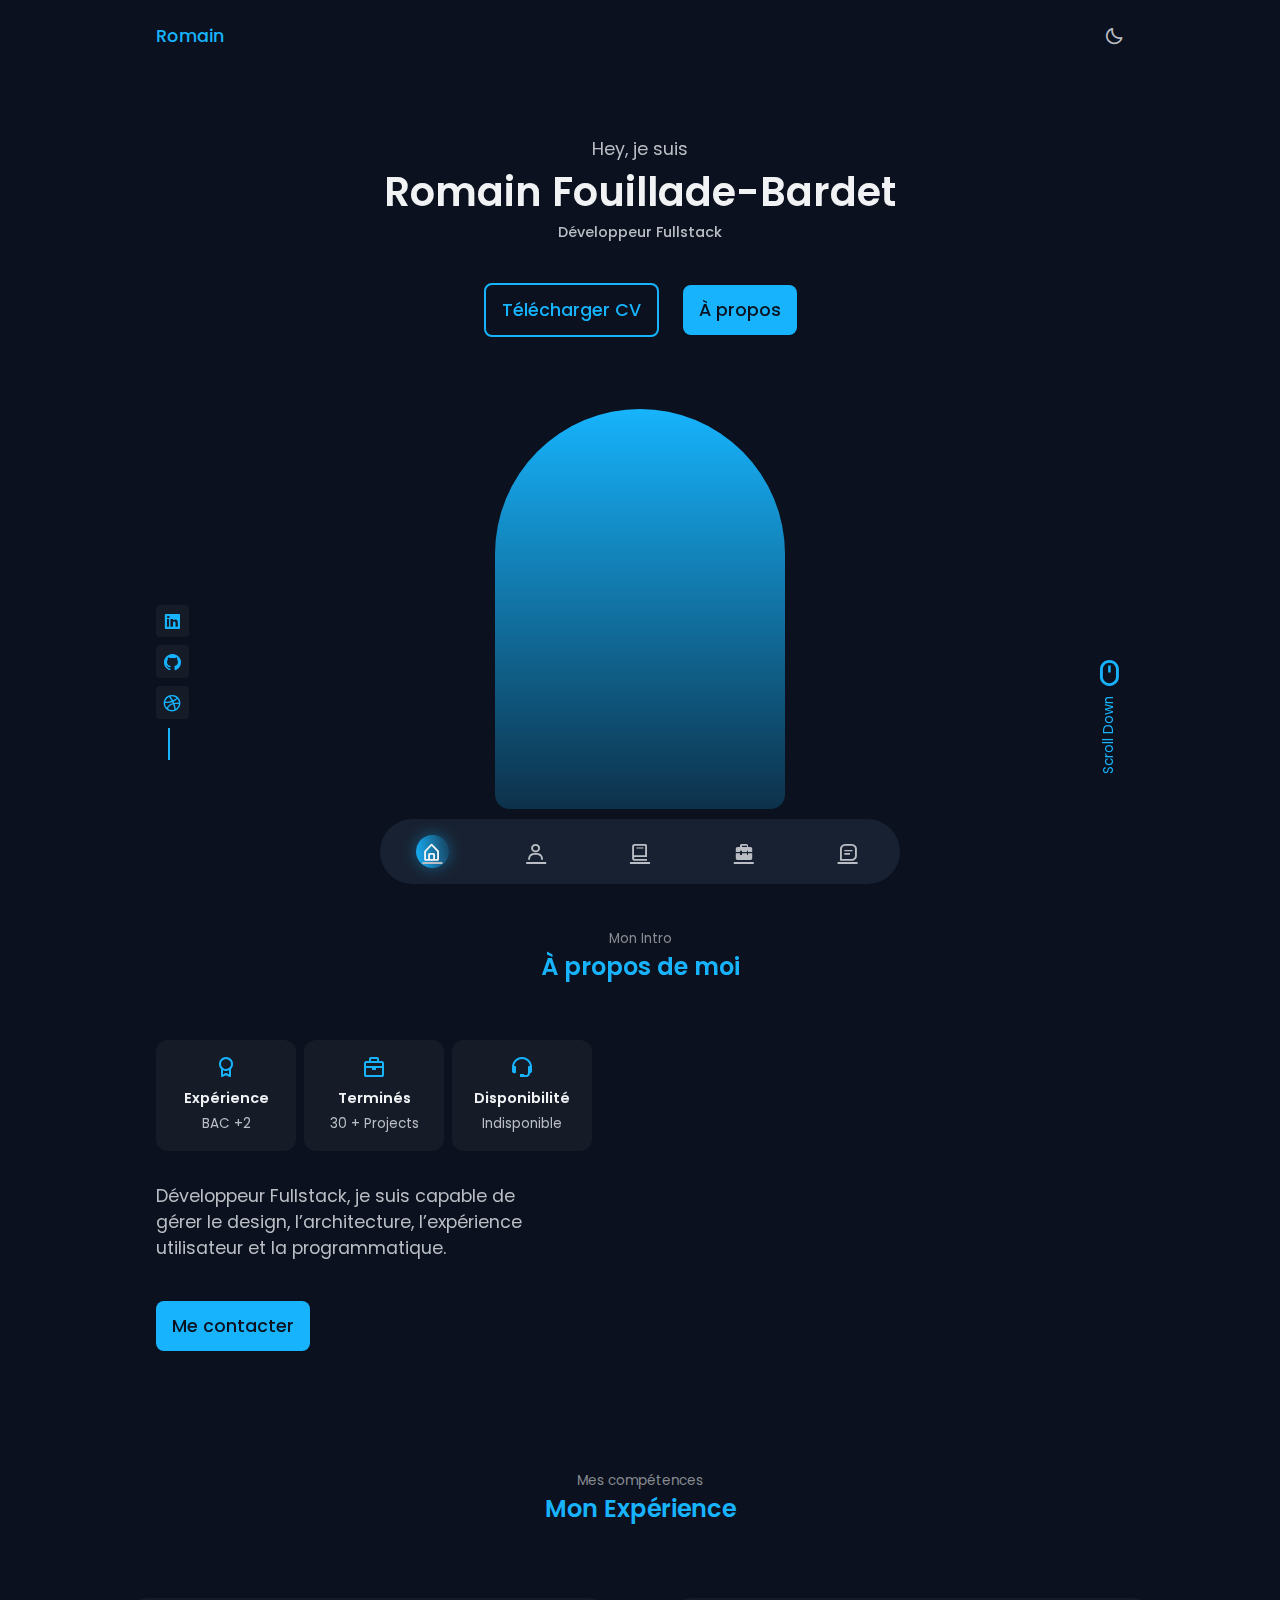
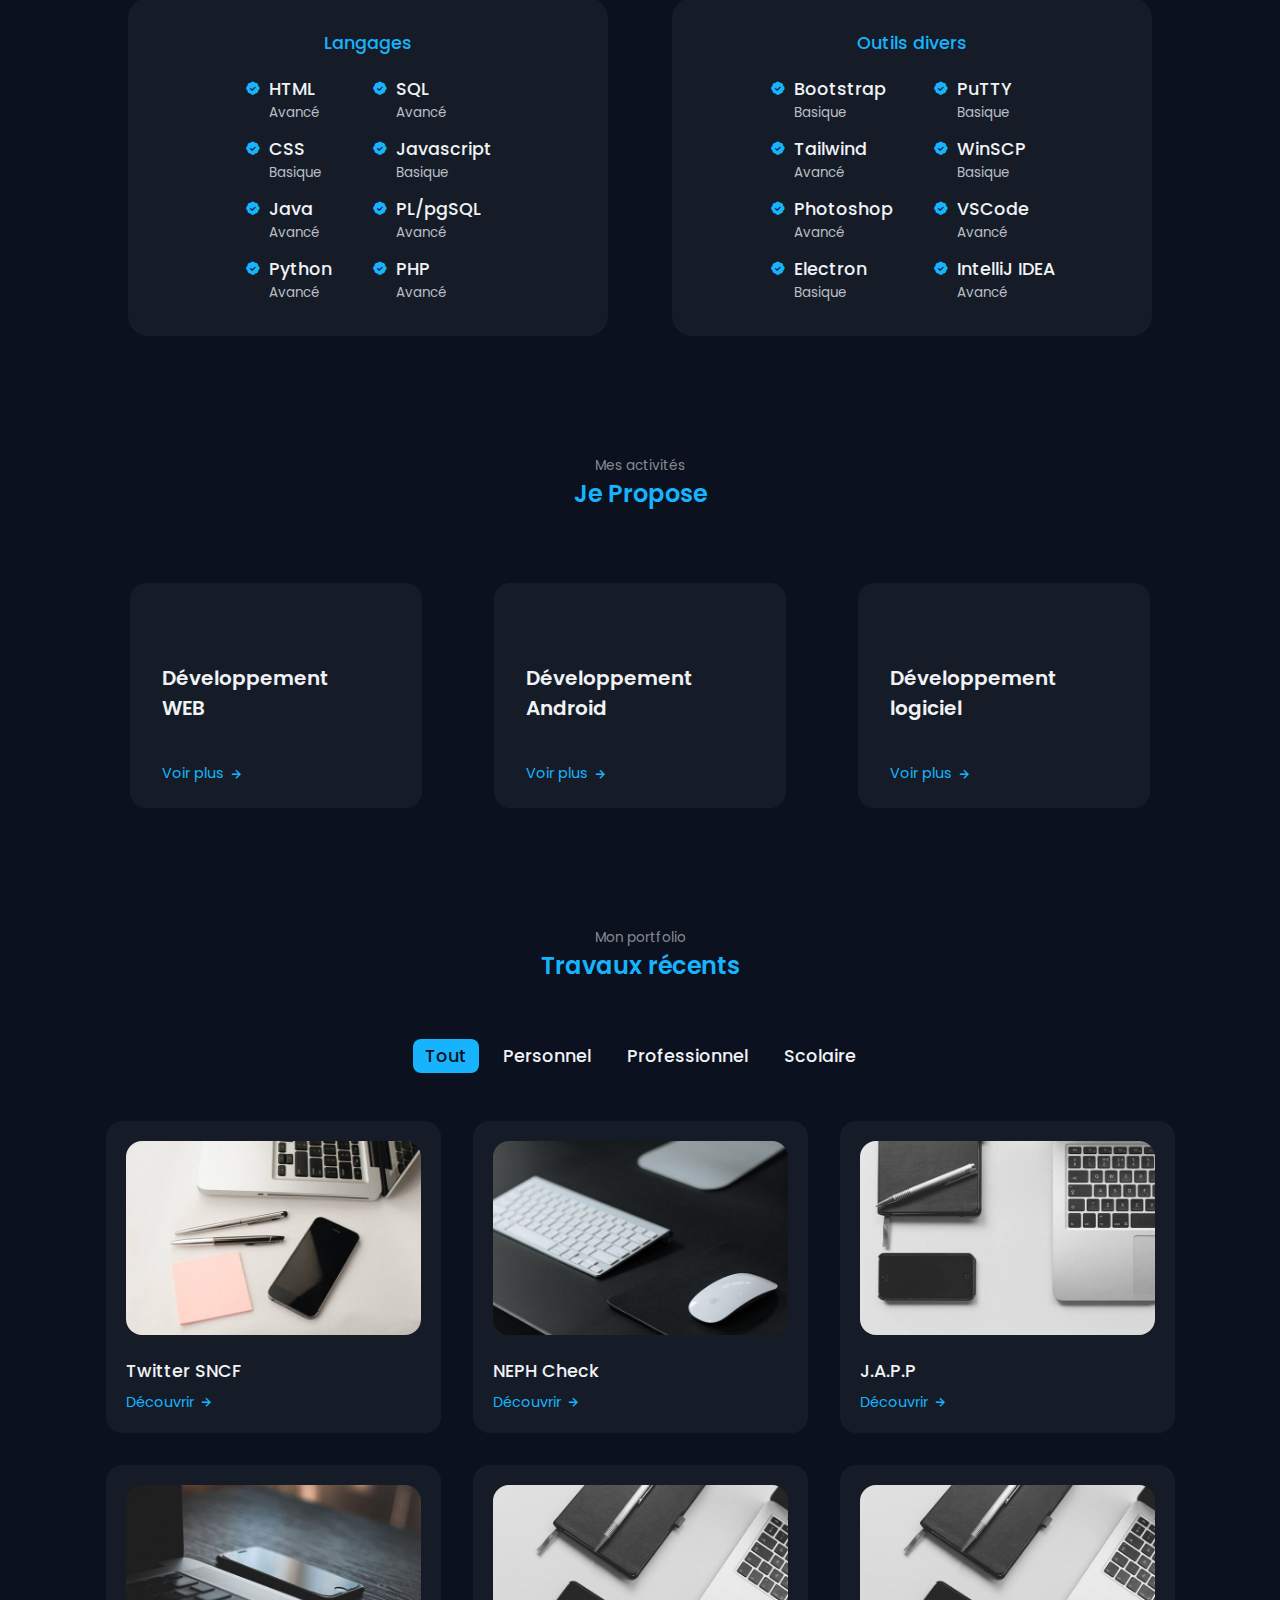
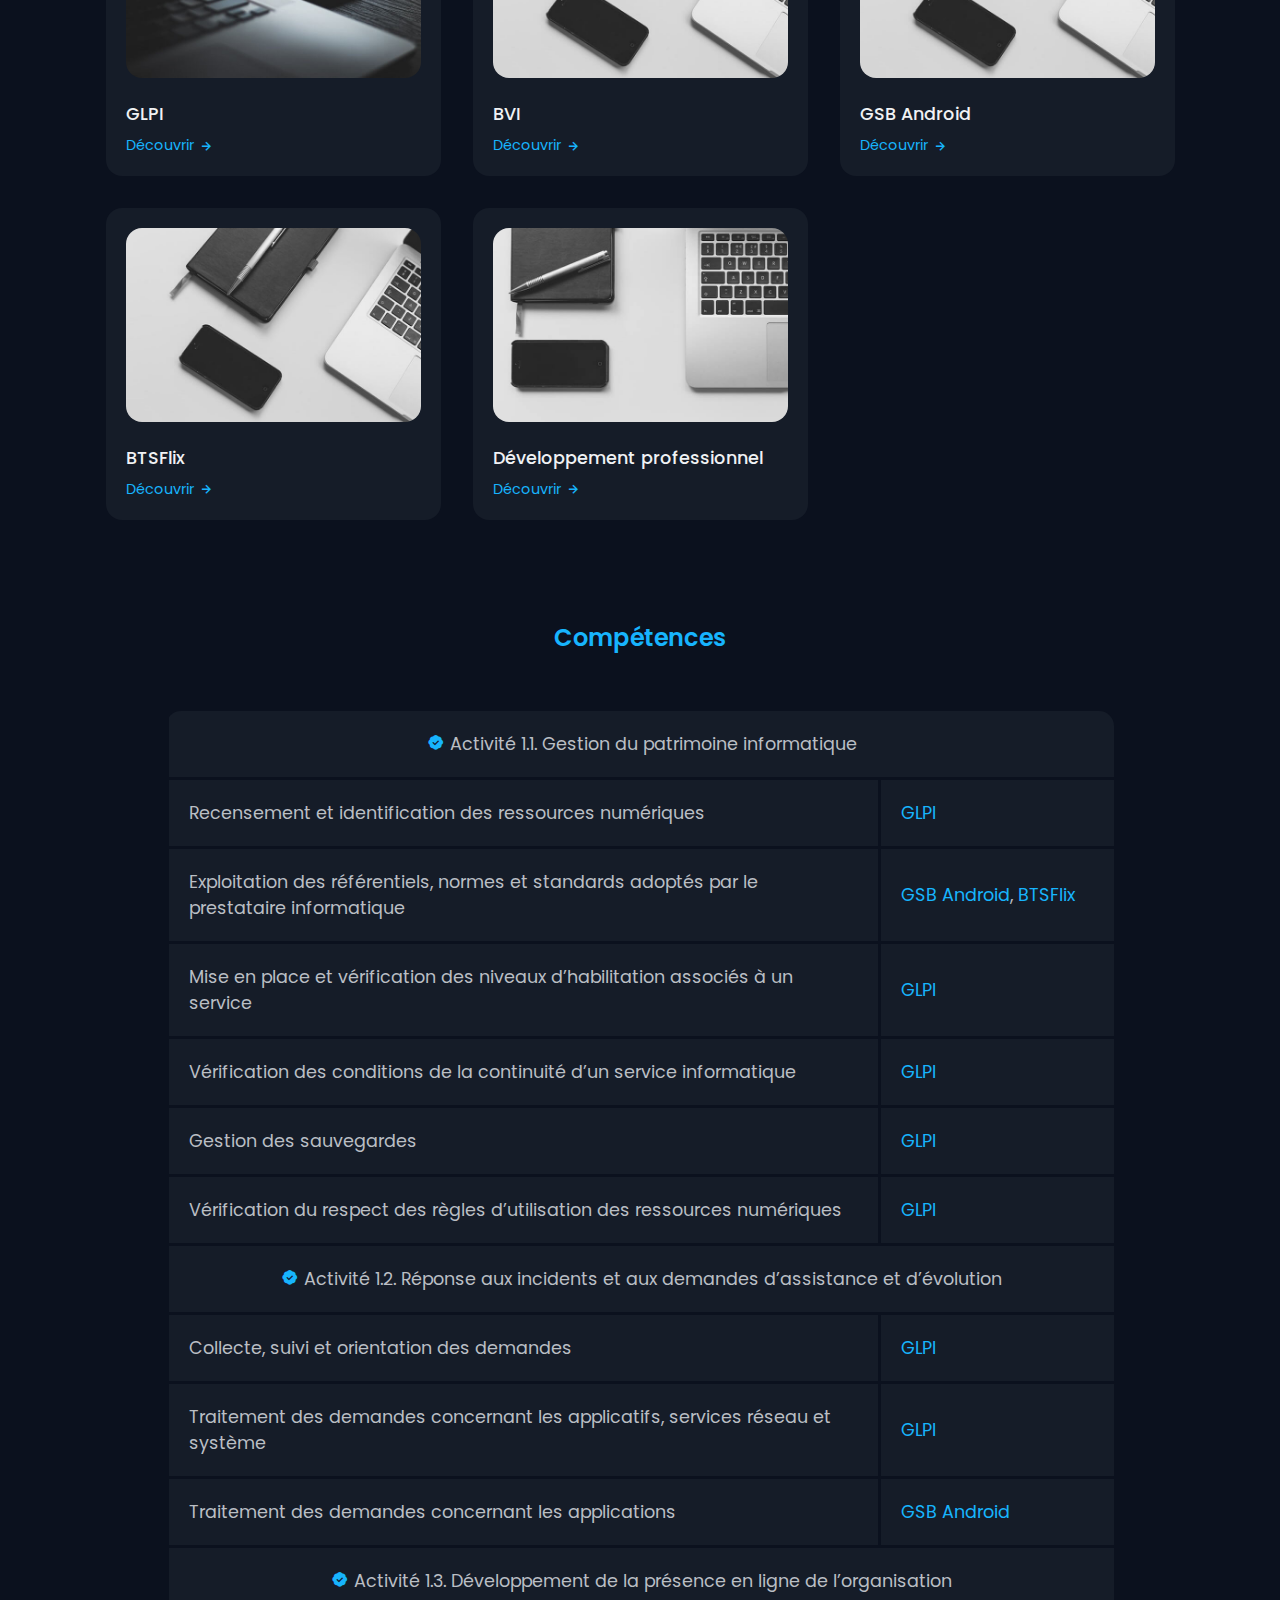
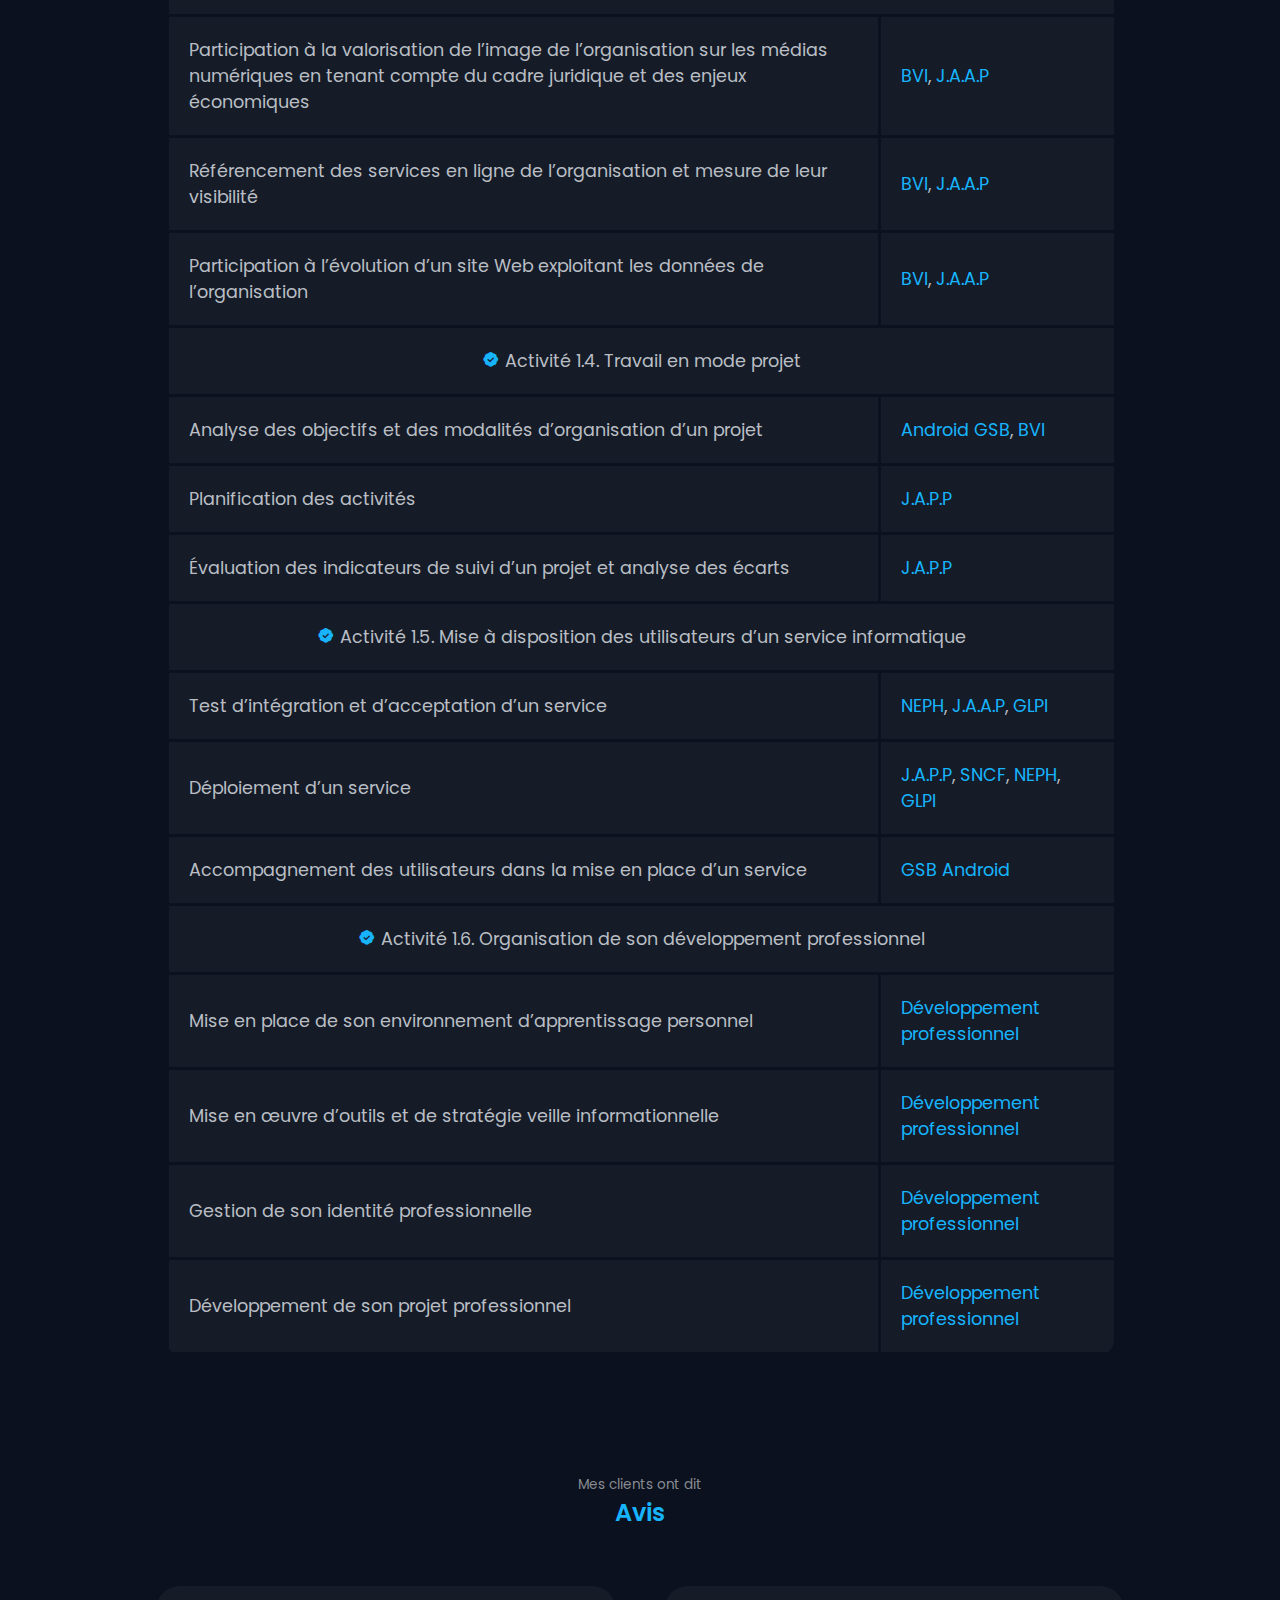
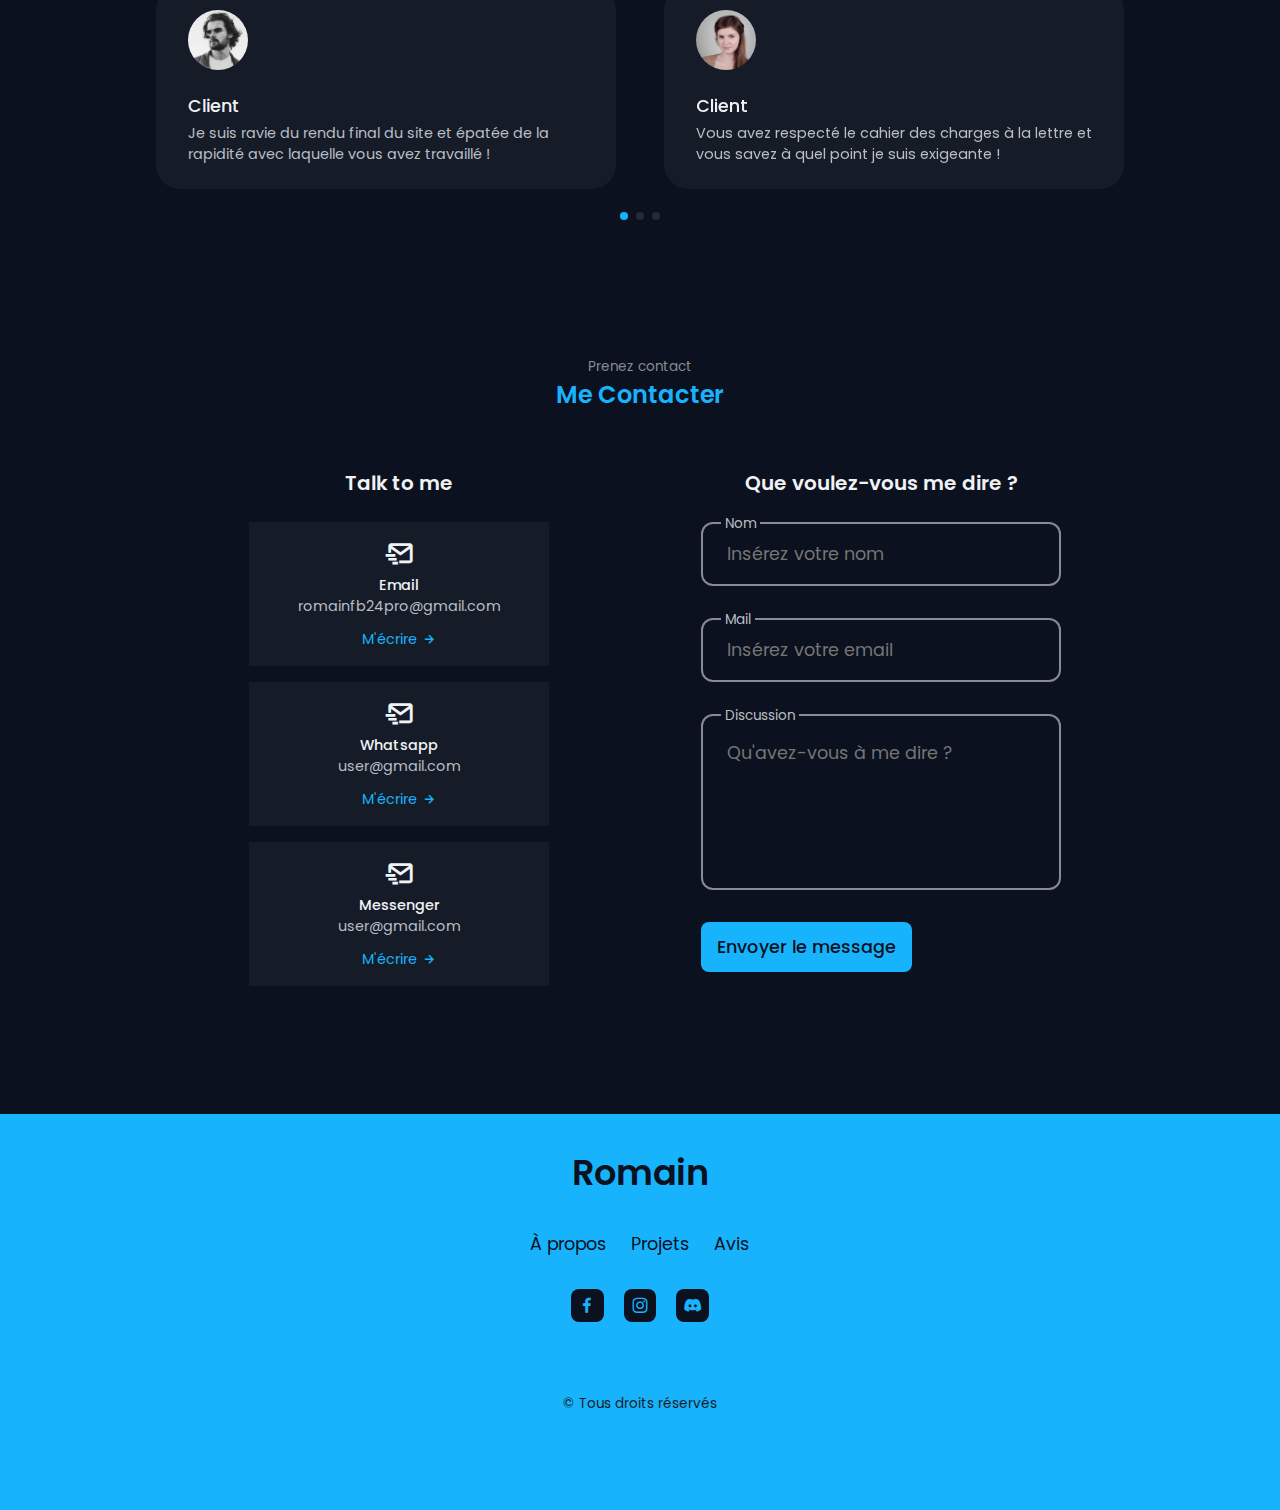
<file: index.html>
<!DOCTYPE html>
<html lang="en">

<head>
    <meta charset="UTF-8">
    <meta name="viewport" content="width=device-width, initial-scale=1.0">

    <!--=============== FAVICON ===============-->
    <link rel="shortcut icon" href="assets/img/favicon.png" type="image/x-icon">

    <!--=============== BOXICONS ===============-->
    <link href='https://unpkg.com/boxicons@2.1.4/css/boxicons.min.css' rel='stylesheet'>

    <!--=============== SWIPER CSS ===============-->
    <link rel="stylesheet" href="assets/css/swiper-bundle.min.css">

    <!--=============== CSS ===============-->
    <link rel="stylesheet" href="assets/css/styles.css">

    <title> Portfolio - Romain </title>
</head>

<body>
    <!--=============== HEADER ===============-->
    <header class="header" id="header">
        <nav class="nav container">
            <a href="#" class="nav__logo">Romain</a>

            <div class="nav__menu">
                <u class="nav__list">
                    <li class="nav__item">
                        <a href="#home" class="nav__link active-link">
                            <i class='bx bx-home-alt'></i>
                        </a>
                    </li>

                    <li class="nav__item">
                        <a href="#about" class="nav__link">
                            <i class='bx bx-user'></i>
                        </a>
                    </li>

                    <li class="nav__item">
                        <a href="#skills" class="nav__link">
                            <i class='bx bx-book'></i>
                        </a>
                    </li>

                    <li class="nav__item">
                        <a href="#work" class="nav__link">
                            <i class='bx bxs-briefcase-alt-2'></i>
                        </a>
                    </li>

                    <li class="nav__item">
                        <a href="#contact" class="nav__link">
                            <i class='bx bx-message-square-detail'></i>
                        </a>
                    </li>
                </u>
            </div>

            <!-- Theme change button -->
            <i class='bx bx-moon change-theme' id="theme-button"></i>

        </nav>
    </header>

    <!--=============== MAIN ===============-->
    <main class="main">


        <!--=============== TERMINAL ===============-->
        <!-- <div class="terminal__container" id="terminal">
                <img class="terminal__img" id="terminal_img" src="assets/img/terminal.gif" alt="Terminal">
            </div>

            <div class="terminal__modal">
                <div class="terminal__modal-content">

                    <div class="terminal__navbar">
                        <h3 class="terminal__modal-title">romainfb@portfolio: ~</h3>
                        <i class='bx bx-x terminal__modal-close' ></i>
                    </div>

                    <p class="terminal__modal-description">
                        Vous venez d'ouvrir une nouvelle session !
                    </p>

                    <p class="terminal__modal-description" id="textterminal">
                    </p>

                    <ul class="terminal__modal-list">

                        <li class="terminal__modal-item">
                            <i class='bx bx-check terminal__modal-icon' ></i>
                            <p class="terminal__modal-info">
                                Entrez vos commandes ci-dessous et naviguez
                            </p>
                        </li>

                    </ul>

                    <div class="terminal__typebar">
                        <input type="text" id="prompt" name="prompt" class="terminal__prompt" required>
                    </div>

                </div>
            </div> -->

        <!--=============== HOME ===============-->
        <section class="home section" id="home">
            <div class="home__container container grid">
                <div class="home__data">
                    <span class="home_greeting">Hey, je suis</span>
                    <h1 class="home__name">Romain Fouillade-Bardet</h1>
                    <h3 class="home__education">Développeur Fullstack</h3>

                    <div class="home__buttons">
                        <a download="" target="_blank" href="assets/pdf/CV_2023-12-04_Romain_Fouillade-Bardet.pdf"
                            class="button button--ghost">
                            Télécharger CV
                        </a>
                        <a href="#about" class="button">À propos</a>
                    </div>
                </div>

                <div class="home__handle">
                    <!--<img src="assets/img/perfil.png" alt="" class="home__img">-->
                </div>

                <div class="home__social">
                    <a href="https://www.linkedin.com/" class="home__social-link">
                        <i class='bx bxl-linkedin-square'></i>
                    </a>
                    <a href="https://github.com/romainfb" class="home__social-link">
                        <i class='bx bxl-github'></i>
                    </a>
                    <a href="https://dribbble.com/" class="home__social-link">
                        <i class='bx bxl-dribbble'></i>
                    </a>
                </div>

                <a href="#about" class="home__scroll">
                    <i class='bx bx-mouse home__scroll-icon'></i>
                    <span class="home__scroll-name">Scroll Down</span>
                </a>
            </div>

        </section>

        <!--=============== ABOUT ===============-->
        <section class="about section" id="about">
            <span class="section__subtitle">Mon Intro</span>
            <h2 class="section__title">À propos de moi</h2>
            <div class="about__container container grid">
                <!--<img src="assets/img/perfil-full.png" alt="" class="about__img">-->

                <div class="about__data">
                    <div class="about__info">
                        <div class="about__box">
                            <i class='bx bx-award about__icon'></i>
                            <h3 class="about__title">Expérience</h3>
                            <span class="about__subtitle">BAC +2</span>
                        </div>

                        <div class="about__box">
                            <i class='bx bx-briefcase about__icon'></i>
                            <h3 class="about__title">Terminés</h3>
                            <span class="about__subtitle">30 + Projects</span>
                        </div>

                        <div class="about__box">
                            <i class='bx bx-support about__icon'></i>
                            <h3 class="about__title">Disponibilité</h3>
                            <span class="about__subtitle">Indisponible</span>
                        </div>
                    </div>

                    <p class="about__description">
                        Développeur Fullstack, je suis capable de gérer le design, l’architecture,
                        l’expérience utilisateur et la programmatique.
                    </p>

                    <a href="#contact" class="button">Me contacter</a>
                </div>
            </div>

        </section>

        <!--=============== SKILLS ===============-->
        <section class="skills section" id="skills">

            <span class="section__subtitle">Mes compétences</span>
            <h2 class="section__title">Mon Expérience</h2>

            <div class="skills__container container grid">

                <!-- Content #1 -->

                <div class="skills__content">
                    <h3 class="skills__title">Langages</h3>

                    <div class="skills__box">

                        <div class="skills__group">

                            <div class="skills__data">
                                <i class='bx bxs-badge-check'></i>

                                <div>
                                    <h3 class="skills__name">HTML</h3>
                                    <span class="skills__level">Avancé</span>
                                </div>
                            </div>

                            <div class="skills__data">
                                <i class='bx bxs-badge-check'></i>

                                <div>
                                    <h3 class="skills__name">CSS</h3>
                                    <span class="skills__level">Basique</span>
                                </div>
                            </div>

                            <div class="skills__data">
                                <i class='bx bxs-badge-check'></i>

                                <div>
                                    <h3 class="skills__name">Java</h3>
                                    <span class="skills__level">Avancé</span>
                                </div>
                            </div>

                            <div class="skills__data">
                                <i class='bx bxs-badge-check'></i>

                                <div>
                                    <h3 class="skills__name">Python</h3>
                                    <span class="skills__level">Avancé</span>
                                </div>
                            </div>

                        </div>

                        <div class="skills__group">

                            <div class="skills__data">
                                <i class='bx bxs-badge-check'></i>

                                <div>
                                    <h3 class="skills__name">SQL</h3>
                                    <span class="skills__level">Avancé</span>
                                </div>
                            </div>

                            <div class="skills__data">
                                <i class='bx bxs-badge-check'></i>

                                <div>
                                    <h3 class="skills__name">Javascript</h3>
                                    <span class="skills__level">Basique</span>
                                </div>
                            </div>

                            <div class="skills__data">
                                <i class='bx bxs-badge-check'></i>

                                <div>
                                    <h3 class="skills__name">PL/pgSQL</h3>
                                    <span class="skills__level">Avancé</span>
                                </div>
                            </div>

                            <div class="skills__data">
                                <i class='bx bxs-badge-check'></i>

                                <div>
                                    <h3 class="skills__name">PHP</h3>
                                    <span class="skills__level">Avancé</span>
                                </div>
                            </div>

                        </div>

                    </div>
                </div>

                <!-- Content #2 -->

                <div class="skills__content">
                    <h3 class="skills__title">Outils divers</h3>

                    <div class="skills__box">

                        <div class="skills__group">

                            <div class="skills__data">
                                <i class='bx bxs-badge-check'></i>

                                <div>
                                    <h3 class="skills__name">Bootstrap</h3>
                                    <span class="skills__level">Basique</span>
                                </div>
                            </div>

                            <div class="skills__data">
                                <i class='bx bxs-badge-check'></i>

                                <div>
                                    <h3 class="skills__name">Tailwind</h3>
                                    <span class="skills__level">Avancé</span>
                                </div>
                            </div>

                            <div class="skills__data">
                                <i class='bx bxs-badge-check'></i>

                                <div>
                                    <h3 class="skills__name">Photoshop</h3>
                                    <span class="skills__level">Avancé</span>
                                </div>
                            </div>

                            <div class="skills__data">
                                <i class='bx bxs-badge-check'></i>

                                <div>
                                    <h3 class="skills__name">Electron</h3>
                                    <span class="skills__level">Basique</span>
                                </div>
                            </div>

                        </div>

                        <div class="skills__group">

                            <div class="skills__data">
                                <i class='bx bxs-badge-check'></i>

                                <div>
                                    <h3 class="skills__name">PuTTY</h3>
                                    <span class="skills__level">Basique</span>
                                </div>
                            </div>

                            <div class="skills__data">
                                <i class='bx bxs-badge-check'></i>

                                <div>
                                    <h3 class="skills__name">WinSCP</h3>
                                    <span class="skills__level">Basique</span>
                                </div>
                            </div>

                            <div class="skills__data">
                                <i class='bx bxs-badge-check'></i>

                                <div>
                                    <h3 class="skills__name">VSCode</h3>
                                    <span class="skills__level">Avancé</span>
                                </div>
                            </div>

                            <div class="skills__data">
                                <i class='bx bxs-badge-check'></i>

                                <div>
                                    <h3 class="skills__name">IntelliJ IDEA</h3>
                                    <span class="skills__level">Avancé</span>
                                </div>
                            </div>

                        </div>

                    </div>
                </div>
            </div>

        </section>

        <!--=============== SERVICES ===============-->
        <section class="services section">

            <span class="section__subtitle">Mes activités</span>
            <h2 class="section__title">Je Propose</h2>

            <div class="services__container container grid">

                <div class="services__card">
                    <h3 class="services__title">Développement<br> WEB</h3>

                    <span class="services__button">
                        Voir plus <i class='bx bx-right-arrow-alt services__icon'></i>
                    </span>

                    <div class="services__modal">
                        <div class="services__modal-content">
                            <i class='bx bx-x services__modal-close'></i>

                            <h3 class="services__modal-title">Développement WEB</h3>
                            <p class="services__modal-description">
                                Je développe vos projets WEB en ligne afin
                                de répondre à tous vos besoins.
                            </p>

                            <ul class="services__modal-list">

                                <li class="services__modal-item">
                                    <i class='bx bx-check services__modal-icon'></i>
                                    <p class="services__modal-info">
                                        Je créer des pages pour les utilisateurs.
                                    </p>
                                </li>

                                <li class="services__modal-item">
                                    <i class='bx bx-check services__modal-icon'></i>
                                    <p class="services__modal-info">
                                        Je créer et sécurise des fonctionnalités interactives.
                                    </p>
                                </li>

                                <li class="services__modal-item">
                                    <i class='bx bx-check services__modal-icon'></i>
                                    <p class="services__modal-info">
                                        J'utilise des API pour des projets plus complexes.
                                    </p>
                                </li>

                                <li class="services__modal-item">
                                    <i class='bx bx-check services__modal-icon'></i>
                                    <p class="services__modal-info">
                                        J'optimise les performances des sites web en utilisant des techniques telles que
                                        la compression et le minification.
                                    </p>
                                </li>

                                <li class="services__modal-item">
                                    <i class='bx bx-check services__modal-icon'></i>
                                    <p class="services__modal-info">
                                        Je peux travailler avec des systèmes de gestion de contenu.
                                    </p>
                                </li>

                            </ul>
                        </div>
                    </div>
                </div>

                <div class="services__card">
                    <h3 class="services__title">Développement<br> Android</h3>

                    <span class="services__button">
                        Voir plus <i class='bx bx-right-arrow-alt services__icon'></i>
                    </span>

                    <div class="services__modal">
                        <div class="services__modal-content">
                            <i class='bx bx-x services__modal-close'></i>

                            <h3 class="services__modal-title">Développement Android</h3>
                            <p class="services__modal-description">
                                Je développe vos projets android afin
                                de répondre à tous vos besoins.
                            </p>

                            <ul class="services__modal-list">

                                <li class="services__modal-item">
                                    <i class='bx bx-check services__modal-icon'></i>
                                    <p class="services__modal-info">
                                        Je créer des pages pour les utilisateurs.
                                    </p>
                                </li>

                                <li class="services__modal-item">
                                    <i class='bx bx-check services__modal-icon'></i>
                                    <p class="services__modal-info">
                                        Je créer et sécurise des fonctionnalités interactives.
                                    </p>
                                </li>

                                <li class="services__modal-item">
                                    <i class='bx bx-check services__modal-icon'></i>
                                    <p class="services__modal-info">
                                        J'intéragis avec des bases de données.
                                    </p>
                                </li>

                                <li class="services__modal-item">
                                    <i class='bx bx-check services__modal-icon'></i>
                                    <p class="services__modal-info">
                                        Je développe des outils pour optimiser l'utilisation mobile.
                                    </p>
                                </li>

                            </ul>
                        </div>
                    </div>
                </div>

                <div class="services__card">
                    <h3 class="services__title">Développement <br> logiciel</h3>

                    <span class="services__button">
                        Voir plus <i class='bx bx-right-arrow-alt services__icon'></i>
                    </span>

                    <div class="services__modal">
                        <div class="services__modal-content">
                            <i class='bx bx-x services__modal-close'></i>

                            <h3 class="services__modal-title">Développement logiciel</h3>
                            <p class="services__modal-description">
                                Je développe vos applications de bureau multi-plateformes afin
                                de répondre à tous vos besoins.
                            </p>

                            <ul class="services__modal-list">

                                <li class="services__modal-item">
                                    <i class='bx bx-check services__modal-icon'></i>
                                    <p class="services__modal-info">
                                        Je créer et sécurise des fonctionnalités interactives.
                                    </p>
                                </li>

                                <li class="services__modal-item">
                                    <i class='bx bx-check services__modal-icon'></i>
                                    <p class="services__modal-info">
                                        Je créer des applications multi-plateformes (windows, linux..).
                                    </p>
                                </li>

                                <li class="services__modal-item">
                                    <i class='bx bx-check services__modal-icon'></i>
                                    <p class="services__modal-info">
                                        J'adapte le design en fonction de chaque application.
                                    </p>
                                </li>

                                <li class="services__modal-item">
                                    <i class='bx bx-check services__modal-icon'></i>
                                    <p class="services__modal-info">
                                        Je modélise vos interfaces sur Figma.
                                    </p>
                                </li>

                            </ul>
                        </div>
                    </div>
                </div>

            </div>

        </section>

        <!--=============== WORK ===============-->
        <section class="work section" id="work">

            <span class="section__subtitle">Mon portfolio</span>
            <h2 class="section__title">Travaux récents</h2>

            <div class="work__filters">
                <span class="work__item active-work" data-filter='all'>Tout</span>
                <span class="work__item" data-filter='.perso'>Personnel</span>
                <span class="work__item" data-filter='.pro'>Professionnel</span>
                <span class="work__item" data-filter='.scolaire'>Scolaire</span>
            </div>

            <div class="work__container container grid">

                <div class="work__card mix perso">
                    <img src="assets/img/work1.jpg" alt="" class="work__img">

                    <h3 class="work__title">Twitter SNCF</h3>

                    <a href="projects/project_sncf.html" class="work__button">
                        Découvrir <i class='bx bx-right-arrow-alt work__icon'></i>
                    </a>
                </div>

                <div class="work__card mix perso">
                    <img src="assets/img/work2.jpg" alt="" class="work__img">

                    <h3 class="work__title">NEPH Check</h3>

                    <a href="projects/project_neph.html" class="work__button">
                        Découvrir <i class='bx bx-right-arrow-alt work__icon'></i>
                    </a>
                </div>

                <div class="work__card mix pro">
                    <img src="assets/img/work3.jpg" alt="" class="work__img">

                    <h3 class="work__title">J.A.P.P</h3>

                    <a href="projects/project_japp.html" class="work__button">
                        Découvrir <i class='bx bx-right-arrow-alt work__icon'></i>
                    </a>
                </div>

                <div class="work__card mix scolaire">
                    <img src="assets/img/work4.jpg" alt="" class="work__img">

                    <h3 class="work__title">GLPI</h3>

                    <a href="projects/project_glpi.html" class="work__button">
                        Découvrir <i class='bx bx-right-arrow-alt work__icon'></i>
                    </a>
                </div>

                <div class="work__card mix pro">
                    <img src="assets/img/work5.jpg" alt="" class="work__img">

                    <h3 class="work__title">BVI</h3>

                    <a href="projects/project_bvi.html" class="work__button">
                        Découvrir <i class='bx bx-right-arrow-alt work__icon'></i>
                    </a>
                </div>

                <div class="work__card mix scolaire">
                    <img src="assets/img/work5.jpg" alt="" class="work__img">

                    <h3 class="work__title">GSB Android</h3>

                    <a href="projects/project_gsb.html" class="work__button">
                        Découvrir <i class='bx bx-right-arrow-alt work__icon'></i>
                    </a>
                </div>

                <div class="work__card mix perso">
                    <img src="assets/img/work5.jpg" alt="" class="work__img">

                    <h3 class="work__title">BTSFlix</h3>

                    <a href="projects/project_btsflix.html" class="work__button">
                        Découvrir <i class='bx bx-right-arrow-alt work__icon'></i>
                    </a>
                </div>

                <div class="work__card mix perso">
                    <img src="assets/img/work3.jpg" alt="" class="work__img">

                    <h3 class="work__title">Développement professionnel</h3>

                    <a href="projects/project_dev_perso.html" class="work__button">
                        Découvrir <i class='bx bx-right-arrow-alt work__icon'></i>
                    </a>
                </div>
            </div>

            <div class="work_competences">

                <h2 class="section__title">Compétences</h2>

                <table>
                    <tbody>
                        <tr>
                            <td colspan="2" style="text-align: center;"><i class='bx bxs-badge-check'></i> Activité 1.1. Gestion du patrimoine informatique</td>
                        </tr>
                        <tr>
                            <td>Recensement et identification des ressources numériques</td>
                            <td><a href="projects/project_glpi.html" class="link_project">GLPI</a></td>
                        </tr>
                        <tr>
                            <td>Exploitation des référentiels, normes et standards adoptés par le prestataire informatique</td>
                            <td><a href="projects/project_gsb.html" class="link_project">GSB Android</a>, 
                                <a href="projects/project_btsflix.html" class="link_project">BTSFlix</a></td>
                        </tr>
                        <tr>
                            <td>Mise en place et vérification des niveaux d’habilitation associés à un service</td>
                            <td><a href="projects/project_glpi.html" class="link_project">GLPI</a></td>
                        </tr>
                        <tr>
                            <td>Vérification des conditions de la continuité d’un service informatique</td>
                            <td><a href="projects/project_glpi.html" class="link_project">GLPI</a></td>
                        </tr>
                        <tr>
                            <td>Gestion des sauvegardes</td>
                            <td><a href="projects/project_glpi.html" class="link_project">GLPI</a></td>
                        </tr>
                        <tr>
                            <td>Vérification du respect des règles d’utilisation des ressources numériques</td>
                            <td><a href="projects/project_glpi.html" class="link_project">GLPI</a></td>
                        </tr>

                    </tbody>

                    <tbody>
                        <tr>
                            <td colspan="2" style="text-align: center;"><i class='bx bxs-badge-check'></i> Activité 1.2. Réponse aux incidents et aux demandes d’assistance et d’évolution</td>
                        </tr>
                        <tr>
                            <td>Collecte, suivi et orientation des demandes</td>
                            <td><a href="projects/project_glpi.html" class="link_project">GLPI</a></td>
                        </tr>
                        <tr>
                            <td>Traitement des demandes concernant les applicatifs, services réseau et système</td>
                            <td><a href="projects/project_glpi.html" class="link_project">GLPI</a></td>
                        </tr>
                        <tr>
                            <td>Traitement des demandes concernant les applications</td>
                            <td><a href="projects/project_gsb.html" class="link_project">GSB Android</a></td>
                        </tr>

                    </tbody>

                    <tbody>
                        <tr>
                            <td colspan="2" style="text-align: center;"><i class='bx bxs-badge-check'></i> Activité 1.3. Développement de la présence en ligne de l’organisation</td>
                        </tr>
                        <tr>
                            <td>Participation à la valorisation de l’image de l’organisation sur les médias numériques en tenant compte du cadre juridique et des enjeux économiques</td>
                            <td><a href="projects/project_bvi.html" class="link_project">BVI</a>,
                            <a href="projects/project_japp.html" class="link_project">J.A.A.P</a></td>
                        </tr>
                        <tr>
                            <td>Référencement des services en ligne de l’organisation et mesure de leur visibilité</td>
                            <td><a href="projects/project_bvi.html" class="link_project">BVI</a>,
                            <a href="projects/project_japp.html" class="link_project">J.A.A.P</a></td>
                        </tr>
                        <tr>
                            <td>Participation à l’évolution d’un site Web exploitant les données de l’organisation</td>
                            <td><a href="projects/project_bvi.html" class="link_project">BVI</a>,
                            <a href="projects/project_japp.html" class="link_project">J.A.A.P</a></td>
                        </tr>

                    </tbody>

                    <tbody>
                        <tr>
                            <td colspan="2" style="text-align: center;"><i class='bx bxs-badge-check'></i> Activité 1.4. Travail en mode projet</td>
                        </tr>
                        <tr>
                            <td>Analyse des objectifs et des modalités d’organisation d’un projet</td>
                            <td><a href="projects/project_gsb.html" class="link_project">Android GSB</a>,
                                <a href="projects/project_bvi.html" class="link_project">BVI</a></td>
                        </tr>
                        <tr>
                            <td>Planification des activités</td>
                            <td><a href="projects/project_japp.html" class="link_project">J.A.P.P</a></td>
                        </tr>
                        <tr>
                            <td>Évaluation des indicateurs de suivi d’un projet et analyse des écarts</td>
                            <td><a href="projects/project_japp.html" class="link_project">J.A.P.P</a></td>
                        </tr>

                    </tbody>

                    <tbody>
                        <tr>
                            <td colspan="2" style="text-align: center;"><i class='bx bxs-badge-check'></i> Activité 1.5. Mise à disposition des utilisateurs d’un service informatique</td>
                        </tr>
                        <tr>
                            <td>Test d’intégration et d’acceptation d’un service</td>
                            <td><a href="projects/project_neph.html" class="link_project">NEPH</a>,
                                <a href="projects/project_japp.html" class="link_project">J.A.A.P</a>,
                                <a href="projects/project_glpi.html" class="link_project">GLPI</a></td>
                        </tr>
                        <tr>
                            <td>Déploiement d’un service</td>
                            <td><a href="projects/project_japp.html" class="link_project">J.A.P.P</a>,
                                <a href="projects/project_sncf.html" class="link_project">SNCF</a>,
                                <a href="projects/project_neph.html" class="link_project">NEPH</a>,
                                <a href="projects/project_glpi.html" class="link_project">GLPI</a></td>
                        </tr>
                        <tr>
                            <td>Accompagnement des utilisateurs dans la mise en place d’un service</td>
                            <td><a href="projects/project_gsb.html" class="link_project">GSB Android</a></td>
                        </tr>

                    </tbody>

                    <tbody>
                        <tr>
                            <td colspan="2" style="text-align: center;"><i class='bx bxs-badge-check'></i> Activité 1.6. Organisation de son développement professionnel</td>
                        </tr>
                        <tr>
                            <td>Mise en place de son environnement d’apprentissage personnel</td>
                            <td><a href="projects/project_dev_perso.html" class="link_project">Développement professionnel</a></td>
                        </tr>
                        <tr>
                            <td>Mise en œuvre d’outils et de stratégie veille informationnelle</td>
                            <td><a href="projects/project_dev_perso.html" class="link_project">Développement professionnel</a></td>
                        </tr>
                        <tr>
                            <td>Gestion de son identité professionnelle</td>
                            <td><a href="projects/project_dev_perso.html" class="link_project">Développement professionnel</a></td>
                        </tr>
                        <tr>
                            <td>Développement de son projet professionnel</td>
                            <td><a href="projects/project_dev_perso.html" class="link_project">Développement professionnel</a></td>
                        </tr>

                    </tbody>

                </table>

            </div>

        </section>

        <!--=============== TESTIMONIALS ===============-->
        <section class="testimonial section">
            <span class="section__subtitle">Mes clients ont dit</span>
            <h2 class="section__title">Avis</h2>

            <div class="testimonial__container container swiper">

                <div class="swiper-wrapper">

                    <div class="testimonial__card swiper-slide">
                        <img src="assets/img/testimonial1.png" alt="" class="testimonial__img">

                        <h3 class="testimonial__name">Client</h3>
                        <p class="testimonial__description">
                            Je suis ravie du rendu final du site et épatée de la rapidité avec laquelle vous avez
                            travaillé !
                        </p>
                    </div>

                    <div class="testimonial__card swiper-slide">
                        <img src="assets/img/testimonial2.png" alt="" class="testimonial__img">

                        <h3 class="testimonial__name">Client</h3>
                        <p class="testimonial__description">
                            Vous avez respecté le cahier des charges à la lettre et vous savez à quel point je suis
                            exigeante !
                        </p>
                    </div>

                    <div class="testimonial__card swiper-slide">
                        <img src="assets/img/testimonial3.png" alt="" class="testimonial__img">

                        <h3 class="testimonial__name">Client</h3>
                        <p class="testimonial__description">
                            Ce projet nécessitait de nombreuses compétences techniques, et il a été réalisé avec succès
                            !
                        </p>
                    </div>

                </div>

                <div class="swiper-pagination"></div>
            </div>

        </section>

        <!--=============== CONTACT ===============-->
        <section class="contact section" id="contact">
            <span class="section__subtitle">Prenez contact</span>
            <h2 class="section__title">Me Contacter</h2>

            <div class="contact__container container grid">
                <div class="contact__content">
                    <h3 class="contact__title">Talk to me</h3>

                    <div class="contact__info">

                        <div class="contact__card">
                            <i class='bx bx-mail-send contact__card-icon'></i>
                            <h3 class="contact__card-title">Email</h3>
                            <span class="contact__card-data">romainfb24pro@gmail.com</span>

                            <a href="mailto:romainfb24pro@gmail.com?subject=Contact depuis votre Portfolio"
                                target="_blank" class="contact__button">
                                M'écrire <i class='bx bx-right-arrow-alt contact__button-icon'></i>
                            </a>
                        </div>

                        <div class="contact__card">
                            <i class='bx bx-mail-send contact__card-icon'></i>
                            <h3 class="contact__card-title">Whatsapp</h3>
                            <span class="contact__card-data">user@gmail.com</span>

                            <a href="" target="_blank" class="contact__button">
                                M'écrire <i class='bx bx-right-arrow-alt contact__button-icon'></i>
                            </a>
                        </div>

                        <div class="contact__card">
                            <i class='bx bx-mail-send contact__card-icon'></i>
                            <h3 class="contact__card-title">Messenger</h3>
                            <span class="contact__card-data">user@gmail.com</span>

                            <a href="mailto:romainfb24pro@gmail.com?subject=Contact depuis votre Portfolio"
                                target="_blank" class="contact__button">
                                M'écrire <i class='bx bx-right-arrow-alt contact__button-icon'></i>
                            </a>
                        </div>

                    </div>
                </div>

                <div class="contact__content">
                    <h3 class="contact__title">Que voulez-vous me dire ?</h3>

                    <form action="" class="contact__form">

                        <div class="contact__form-div">
                            <label for="" class="contact__form-tag">Nom</label>
                            <input type="text" placeholder="Insérez votre nom" id="nom" class="contact__form-input">
                        </div>

                        <div class="contact__form-div">
                            <label for="" class="contact__form-tag">Mail</label>
                            <input type="email" placeholder="Insérez votre email" id="mail" class="contact__form-input">
                        </div>

                        <div class="contact__form-div contact__form-area">
                            <label for="" class="contact__form-tag">Discussion</label>
                            <textarea name="" id="message" cols="30" rows="10" placeholder="Qu'avez-vous à me dire ?"
                                class="contact__form-input"></textarea>
                        </div>

                        <button class="button" onclick="sendMessage()">Envoyer le message</button>
                    </form>
                </div>
            </div>

        </section>

        <script>
            function sendMessage(nom, mail, message) {
              const request = new XMLHttpRequest();
              request.open("POST", "https://discord.com/api/webhooks/1110215865363861535/5DEj4hHh8V-_wZodscR4yTkNESE2EHAmOgbGcF26mtDUqeAsgkSvrNv0lcIyTyP6M7r1");
        
              request.setRequestHeader('Content-type', 'application/json');
        
              const params = {
                username: "Messagerie du Portfolio",
                avatar_url: "https://img.freepik.com/icones-gratuites/e-mail_318-304876.jpg",
                content: "Nouveau message - @here\n\nEnvoyé par : ** " + document.getElementById("nom").value + "**\nMail de contact :** " + document.getElementById("mail").value + "**\nMessage :** " + document.getElementById("message").value + "**"
              }
        
              request.send(JSON.stringify(params));
            }
          </script>

    </main>

    <!--=============== FOOTER ===============-->
    <footer class="footer">

        <div class="footer__container container">
            <h1 class="footer__title">Romain</h1>

            <ul class="footer__list">
                <li>
                    <a href="#about" class="footer__link">À propos</a>
                </li>
                <li>
                    <a href="#work" class="footer__link">Projets</a>
                </li>
                <li>
                    <a href="#testimonial" class="footer__link">Avis</a>
                </li>
            </ul>

            <ul class="footer__social">
                <a href="" target="_blank" class="footer__social-link">
                    <i class='bx bxl-facebook'></i>
                </a>
                <a href="" target="_blank" class="footer__social-link">
                    <i class='bx bxl-instagram'></i>
                </a>
                <a href="" target="_blank" class="footer__social-link">
                    <i class='bx bxl-discord-alt'></i>
                </a>
            </ul>

            <span class="footer__copy">
                &#169; Tous droits réservés
            </span>
        </div>

    </footer>

    <!--=============== SCROLLREVEAL ===============-->
    <script src="assets/js/scrollreveal.min.js"></script>

    <!--=============== SWIPER JS ===============-->
    <script src="assets/js/swiper-bundle.min.js"></script>

    <!--=============== MIXITUP FILTER ===============-->
    <script src="assets/js/mixitup.min.js"></script>

    <!--=============== MAIN JS ===============-->
    <script src="assets/js/main.js"></script>
</body>

</html>
</file>
<file: assets/css/styles.css>
/*=============== GOOGLE FONTS ===============*/
@import url("https://fonts.googleapis.com/css2?family=Poppins:wght@400;500;600&display=swap");

/*=============== VARIABLES CSS ===============*/
:root {
  --header-height: 3.5rem;

  /*========== Colors ==========*/
  /*Color mode HSL(hue, saturation, lightness)*/
  /*
        Purple: hsl(250, 66%, 75%)
        Blue: hsl(207, 90%, 72%)
        Pink: hsl(356, 66%, 75%)
        Teal: hsl(174, 63%, 62%)
        Blue_SKY: hsl(199 , 98%, 54%)
  */
  --first-hue: 199;
  --sat: 98%;
  --lig: 54%;
  --second-hue: 219;
  --first-color: hsl(var(--first-hue), var(--sat), var(--lig));
  --first-color-alt: hsl(var(--first-hue), var(--sat), 50%); /* -4% */
  --title-color: hsl(var(--second-hue), 15%, 95%);
  --text-color: hsl(var(--second-hue), 8%, 75%);
  --text-color-light: hsl(var(--second-hue), 4%, 55%);
  --body-color: hsl(var(--second-hue), 48%, 8%);
  --container-color: hsl(var(--second-hue), 32%, 12%);

  /*========== Font and typography ==========*/
  /*.5rem = 8px | 1rem = 16px ...*/
  --body-font: 'Poppins', sans-serif;
  --biggest-font-size: 1.75rem;
  --h1-font-size: 1.5rem;
  --h2-font-size: 1.25rem;
  --h3-font-size: 1.10rem;
  --normal-font-size: 1rem;
  --small-font-size: .900rem;
  --smaller-font-size: .880rem;
  --tiny-font-size: .840rem;

  /*========== Font weight ==========*/
  --font-medium: 500;
  --font-semibold: 600;

  /*========== z index ==========*/
  --z-tooltip: 10;
  --z-fixed: 100;
  --z-modal: 1000;
}

/* Responsive typography */
@media screen and (min-width: 968px) {
  :root {
    --biggest-font-size: 2.5rem;
    --h1-font-size: 2.25rem;
    --h2-font-size: 1.5rem;
    --h3-font-size: 1.25rem;
    --normal-font-size: 1.1rem;
    --small-font-size: .900rem;
    --smaller-font-size: .850rem;
  }
}

/*=============== BASE ===============*/

* {
  box-sizing: border-box;
  padding: 0;
  margin: 0;
}

html {
  scroll-behavior: smooth;
}

body,
button,
input,
textarea {
  font-family: var(--body-font);
  font-size: var(--normal-font-size);
}

body {
  background-color: var(--body-color);
  color: var(--text-color);
  transition: .4s; /* for light mode animation */
}

h1, h2, h3 {
  color: var(--title-color);
  font-weight: var(--font-semibold);
}

ul {
  list-style: none;
}

a {
  text-decoration: none;
}

button {
  cursor: pointer;
  border: none;
  outline: none;
}

img {
  max-width: 100%;
  height: auto;
}

/*=============== THEME ===============*/
.change-theme{
  font-size: 1.25rem;
  cursor: pointer;
  transition: .3s;
}

.change-theme:hover{
  color: var(--first-color);
}

/*========== Variables Light theme ==========*/
body.light-theme{
  --title-color: hsl(var(--second-hue), 15%, 15%);
  --text-color: hsl(var(--second-hue), 8%, 35%);
  --body-color: hsl(var(--second-hue), 100%, 99%);
  --container-color: #fff;
}

/*========== 
    Color changes in some parts of 
    the website, in light theme
==========*/
.light-theme .scroll-header{
  box-shadow: 0 2px 4px hsla(0, 0%, 1%, .1);
}

.light-theme .nav__menu{
  background-color: hsla(var(--second-hue), 32%, 90%, .8);
}

.light-theme .section__subtitle{
  color: var(--text-color);
}

.light-theme .home__social-link{
  box-shadow: 0 2px 8px hsla(var(--second-hue), 48%, 8%, .1);
}

.light-theme .home__social::after,
.light-theme .footer__social-link{
  background-color: var(--title-color);
}

.light-theme .home__social-link,
.light-theme .home__scroll,
.light-theme .button,
.light-theme .button:hover,
.light-theme .active-work,
.light-theme .footer__title,
.light-theme .footer__link,
.light-theme .footer__copy{
  color: var(--title-color);
}

.light-theme .about__box{
  box-shadow: 0 2px 8px hsla(var(--second-hue), 48%, 8%, .1);
}

.light-theme .skills__content,
.light-theme .services__card,
.light-theme .work__card,
.light-theme .testimonial__card,
.light-theme .contact__card{
  box-shadow: 0 2px 16px hsla(var(--second-hue), 48%, 8%, .1);;
}

.light-theme::-webkit-scrollbar{
  background-color: hsl(var(--second-hue), 8%, 66%);
}

.light-theme::-webkit-scrollbar-thumb{
  background-color: hsl(var(--second-hue), 8%, 54%);
}

.light-theme::-webkit-scrollbar-thumb:hover{
  background-color: hsl(var(--second-hue), 8%, 44%);
}


/*=============== REUSABLE CSS CLASSES ===============*/
.container {
  max-width: 968px;
  margin-left: 1rem;
  margin-right: 1rem;
}

.grid {
  display: grid;
  gap: 1.25rem;
}

.main {
  overflow: hidden;
}

.section {
  padding: 4.5rem 0 1rem;
}

.section__title, 
.section__subtitle {
  text-align: center;
}

.section__title {
  font-size: var(--h2-font-size);
  color: var(--first-color);
  margin-bottom: 2rem;
}

.section__subtitle {
  display: block;
  font-size: var(--smaller-font-size);
  color: var(--text-color-light);
}

/*=============== HEADER & NAV===============*/
.header{
  position: fixed;
  top: 0;
  left: 0;
  width: 100%;
  background-color: var(--body-color);
  z-index: var(--z-fixed);
  transition: .4s; /* for light mode animation */
}

.nav{
  height: var(--header-height);
  display: flex;
  justify-content: space-between;
  align-items: center;
}

.nav__logo{
  color: var(--first-color);
  font-weight: var(--font-medium);
  transition: .4s;
}

.nav__logo:hover{
  color: var(--first-color-alt)
}

.nav__menu{
  position: fixed;
  bottom: 1rem;
  background-color: hsl(var(--second-hue), 32%, 16%, .8);
  width: 90%;
  border-radius: 4rem;
  padding: 1rem 2.25rem;
  backdrop-filter: blur(10px);
  transition: .4s; /* for light mode animation */
}

.nav__list{
  display: flex;
  justify-content: space-between;
  align-items: center;
  list-style-type: none;
}

.nav__link{
  color: var(--text-color);
  font-size: 1.25rem;
  padding: .4rem;
  display: flex;
  border-radius: 5rem;
}


/* Active link */
.active-link{
  background: linear-gradient(800deg, 
              hsla(var(--first-hue), var(--sat), var(--lig), 1),
              hsla(var(--first-hue), var(--sat), var(--lig), .2)
            );
  box-shadow: 0 0 16px hsla(var(--first-hue), var(--sat), var(--lig), .4);
  color: var(--title-color);
}

/* Change background header */

.scroll-header{
  box-shadow:  0 4px 4px hsla(0, 0%, 4%, .3);
}

/*=============== TERMINAL ===============*/

.terminal__container{
  position: fixed;
  display: flex;
  bottom: 50px;
  right: 60px;
  width: 80px;
  height: 80px;
  background-color: var(--first-color);
  border-radius: 50px;
  align-items: center;
  justify-content: center;
  box-shadow: 1px 1px 10px #333

}

.terminal__container:hover{
  cursor: pointer;
}

.terminal__img {
  width: 70px;
  height: 70px;
}


.terminal__modal{
  position: fixed;
  inset: 0;
  background-color: hsla(var(--second-hue), 28%, 16%, .7);
  padding: 2rem 1rem;
  display: grid;
  place-items: center;
  visibility: hidden;
  opacity: 0;
  transition: .4s;
  z-index: var(--z-modal);
}

.terminal__navbar {
  width: 100%;
  height: 3.2rem;
  background-color: var(--container-color);
  display: flex;
  justify-content: space-between;
  padding: 1rem 1rem;
  position: absolute;
  top: 0;
  right: 0;
  font-size: 1.5rem;
  color: var(--first-color);
  border-top-left-radius: 1.5rem;
  border-top-right-radius: 1.5rem;
}

.terminal__typebar {
  width: 100%;
  height: 3.2rem;
  background-color: var(--container-color);
  display: flex;
  justify-content: space-between;
  padding: 1rem 1rem;
  position: absolute;
  bottom: 0;
  right: 0;
  font-size: 1.5rem;
  color: var(--first-color);
  border-bottom-left-radius: 1.5rem;
  border-bottom-right-radius: 1.5rem;
}

.terminal__prompt{
  width: 100%;
  background-color: transparent;
  border-color: transparent;
  color: white;
  font-size: var(--small-font-size);
}

.terminal__modal-content{
  position: relative;
  width: 50%;
  height: 50vh;
  background-color: var(--body-color);
  padding: 4.5rem 1.5rem 2.5rem;
  border-radius: 1.5rem;
}

.terminal__modal-title,
.terminal__modal-description{
  text-align: center;
}

.terminal__modal-title{
  font-size: var(--small-font-size);
  color: var(--first-color);
}

.terminal__modal-description{
  font-size: var(--small-font-size);
  margin-bottom: 2rem;
}

.terminal__modal-list{
  display: grid;
  row-gap: .75rem;
}

.terminal__modal-item{
  display: flex;
  align-items: flex-start;
  column-gap: .5rem;
}

.terminal__modal-icon{
  font-size: 1.5rem;
  color: var(--first-color);
}

.terminal__modal-info{
  font-size: var(--small-font-size);
}

.terminal__modal-close{
  font-size: 1.5rem;
  width: 1.5rem;
  height: 1.5rem;
  color: var(--container-color);
  cursor: pointer;
  background-color: var(--first-color);
  border-radius: 15px;
}


/*=============== HOME ===============*/
.home__container{
  position: relative;
  row-gap: 4.5rem;
  padding-top: 2rem;
}

.home__data{
  text-align: center;
}

.home__greeting,
.home__education{
  font-size: var(--small-font-size);
  font-weight: var(--font-medium);
}

.home__greeting{
  display: block;
  color: var(--title-color);
  margin-bottom: .25rem;
}

.home__education{
  color: var(--text-color);
  margin-bottom: 2.5rem;
}

.home__name{
  font-size: var(--biggest-font-size);
}

.home__img{
  width: 160px;
}

.home__handle{
  justify-self: center;
  width: 190px;
  height: 293px;
  background: linear-gradient(180deg,
              hsla(var(--first-hue), var(--sat), var(--lig), 1),
              hsla(var(--first-hue), var(--sat), var(--lig), .2)
            );
  border-radius: 10rem 10rem 1rem 1rem;
  display: flex;
  align-items: flex-end;
  justify-content: center;
  overflow: hidden;
}

.home__buttons{
  display: flex;
  justify-content: center;
  align-items: center;
  gap: 1.5rem;
}

.home__social,
.home__scroll{
  position: absolute;
}

.home__social{
  bottom: 5rem;
  left: 0;
  display: grid;
  row-gap: .5rem;
}

.home__social-link{
  width: max-content;
  background-color: var(--container-color);
  color: var(--first-color);
  padding: .25rem;
  border-radius: .25rem;
  display: flex;
  font-size: 1rem;
  transition: .4s;
}

.home__social-link:hover{
  background-color: var(--first-color);
  color: #fff;
}

.home__social::after{
  content: '';
  width: 32px;
  height: 2px;
  background-color: var(--first-color);
  transform: rotate(90deg) translate(16px, 3px);
}

.home__scroll{
  color: var(--first-color);
  right: -1.5rem;
  bottom: 4rem;
  display: grid;
  row-gap: 2.25rem;
  justify-items: center;
}

.home__scroll-icon{
  font-size: 1.25rem;
  transition: .4s;
}

.home__scroll-icon:hover{
  transform: translateY(-1rem);
}

/*
.services__button:hover .services__icon{
  transform: translateX(.25rem);
}

.services__icon{
  font-size: 1rem;
  transition: .4s;
}
*/

.home__scroll-name{
  font-size: var(--smaller-font-size);
  transform: rotate(-90deg);
}

/*=============== BUTTONS ===============*/
.button{
  display: inline-block;
  background-color: var(--first-color);
  color: var(--body-color);
  padding: .75rem 1rem;
  border-radius: .5rem;
  font-weight: var(--font-medium);
  transition: .4s;
}

.button:hover{
  background-color: var(--first-color-alt);
  color: var(--body-color);
}

.button--ghost{
  background-color: transparent;
  border: 2px solid var(--first-color);
  color:var(--first-color);
}

/*=============== ABOUT ===============*/

.about__container{ 
  row-gap: 2.5rem; 
} 

.about__img{ 
  width: 220px; 
  border-radius: 1.5rem; 
  justify-self: center; 
} 

.about__data{
  text-align: center;
}

.about__info{
  display: grid;
  grid-template-columns: repeat(3, 1fr);
  gap: .5rem;
  margin-bottom: 2rem;
}

.about__box{
  background-color: var(--container-color);
  border-radius: .75rem;
  padding: .75rem .5rem;
}

.about__icon{
  font-size: 1.5rem;
  color: var(--first-color);
  margin-bottom: .5rem;
}

.about__title{
  font-size: var(--small-font-size);
}

.about__subtitle{
  font-size: var(--tiny-font-size);
}

.about__description{
  margin-bottom: 2rem;
}


/*=============== SKILLS ===============*/
.skills__container{
  row-gap: 2rem;
  padding-top: 1rem;
}

.skills__content{
  background-color: var(--container-color);
  padding: 1.5rem;
  border-radius: 1.25rem;
}

.skills__title{
  font-size: var(--normal-font-size);
  font-weight: var(--font-medium);
  color: var(--first-color);
  text-align: center;
  margin-bottom: 1.5rem;
}

.skills__box{
  display: flex;
  justify-content: center;
  column-gap: 2.5rem;
}

.skills__group{
  display: grid;
  align-content: flex-start;
  row-gap: 1rem;
}

.skills__data{
  display: flex;
  column-gap: .5rem;
}

.skills .bxs-badge-check{
  font-size: 1rem;
  color: var(--first-color);
}

.skills__name{
  font-size: var(--normal-font-size);
  font-weight: var(--font-medium);
  line-height: 18px;
}

.skills__level{
  font-size: var(--tiny-font-size);
}

/*=============== SERVICES ===============*/
.services__container{
  grid-template-columns: repeat(2, 1fr);
  gap: 1.5rem;
  padding-top: 1rem;
}

.services__card{
  background-color: var(--container-color);
  padding: 3rem 1.5rem 1.5rem;
  border-radius: 1rem;
}

.services__title{
  font-size: var(--h3-font-size);
  margin-bottom: 2.5rem;
}

.services__button{
  color: var(--first-color);
  font-size: var(--small-font-size);
  display: flex;
  align-items: center;
  column-gap: .25rem;
  cursor: pointer;
}

.services__button:hover .services__icon{
  transform: translateX(.25rem);
}

.services__icon{
  font-size: 1rem;
  transition: .4s;
}

/* Services modal */
.services__modal{
  position: fixed;
  inset: 0;
  background-color: hsla(var(--second-hue), 28%, 16%, .7);
  padding: 2rem 1rem;
  display: grid;
  place-items: center;
  visibility: hidden; 
  opacity: 0; 
  transition: .4s;
  z-index: var(--z-modal);
}

.services__modal-content{
  position: relative;
  background-color: var(--body-color);
  padding: 4.5rem 1.5rem 2.5rem;
  border-radius: 1.5rem;
}

.services__modal-title,
.services__modal-description{
  text-align: center;
}

.services__modal-title{
  font-size: var(--h3-font-size);
  color: var(--first-color);
  margin-bottom: 1rem;
}

.services__modal-description{
  font-size: var(--small-font-size);
  margin-bottom: 2rem;
}

.services__modal-list{
  display: grid;
  row-gap: .75rem;
}

.services__modal-item{
  display: flex;
  align-items: flex-start;
  column-gap: .5rem;
}

.services__modal-icon{
  font-size: 1.5rem;
  color: var(--first-color);
}

.services__modal-info{
  font-size: var(--small-font-size);
}

.services__modal-close{
  position: absolute;
  top: 1.5rem;
  right: 1.5rem;
  font-size: 1.5rem;
  color: var(--first-color);
  cursor: pointer;
}


/*Active modal*/
.active-modal{
  opacity: 1;
  visibility: visible;
}

/*=============== WORK ===============*/
.work__container{
  padding-top: 1rem;
}

.work__filters{
  display: flex;
  justify-content: center;
  align-items: center;
  column-gap: .75rem;
  margin-bottom: 2rem;
}

.work__item{
  cursor: pointer;
  color: var(--title-color);
  padding: .25rem .75rem;
  font-weight: var(--font-medium);
  border-radius: .5rem;
}

.work__card{
  background-color: var(--container-color);
  padding: 1rem;
  border-radius: 1rem;
}

.work__img{
  border-radius: 1rem;
  margin-bottom: .75rem;
}

.work__title{
  font-size: var(--normal-font-size);
  font-weight: var(--font-medium);
  margin-bottom: .25rem;
}

.work__button{
  width: max-content;
  color: var(--first-color);
  font-size: var(--small-font-size);
  display: flex;
  align-items: center;
  column-gap: .25rem;
}

.work__button:hover .work__icon{
  transform: translateX(.25rem);
}

.work__icon{
  font-size: 1rem;
  transition: .4s;
}

.work table{
  background-color: var(--container-color);
  border-radius: 15px;
  width: 74%;
  margin: auto;
  border-collapse:collapse;
}

.work td{
  padding: 20px;
  border-bottom:  solid var(--body-color);
  border-left:  solid var(--body-color);
}

.work .bxs-badge-check{
  color: var(--first-color);
}

.work .link_project{
  color: var(--first-color);
}

.work_competences{
  margin-top: 100px;
}


/* Active item work*/
.active-work{
  background-color: var(--first-color);
  color: var(--body-color);
}




/*=============== TESTIMONIAL ===============*/
.testimonial__card{
  background-color: var(--container-color);
  padding: 1.25rem 1.5rem;
  border-radius: 1.5rem;
  margin-bottom: 3rem;
}

.testimonial__img{
  width: 60px;
  border-radius: 3rem;
  margin-bottom: 1rem;
}

.testimonial__name{
  font-size: var(--normal-font-size);
  font-weight: var(--font-medium);
  margin-bottom: .25rem;
}

.testimonial__description{
  font-size: var(--small-font-size);
}

/* Swiper class */
.swiper-pagination-bullet{
  background-color: var(--text-color-light);
}

.swiper-pagination-bullet-active{
  background-color: var(--first-color);
}

/*=============== CONTACT ===============*/
.contact__container{
  row-gap: 3rem;
  padding-bottom: 3rem;
}

.contact__title{
  text-align: center;
  font-size: var(--h3-font-size);
  margin-bottom: 1.5rem;
}

.contact__info{
  display: grid;
  gap: 1rem;
}

.contact__card{
  background-color: var(--container-color);
  padding: 1rem;
  border-radius: .75;
  text-align: center;
}

.contact__card-icon{
  font-size: 2rem;
  color: var(--title-color);
  margin-bottom: .25rem;
}

.contact__card-title,
.contact__card-data{
  font-size: var(--small-font-size);
}

.contact__card-title{
  font-weight: var(--font-medium);
}

.contact__card-data{
  display: block;
  margin-bottom: .75rem;
}

.contact__button{
  color: var(--first-color);
  font-size: var(--small-font-size);
  display: flex;
  align-items: center;
  justify-content: center;
  column-gap: .25rem;
}

.contact__button:hover .contact__button-icon{
  transform: translateX(.25rem);
}

.contact__button-icon{
  font-size: 1rem;
  transition: .4s;
}

.contact__form-div{
  position: relative;
  margin-bottom: 2rem;
  height: 4rem;
}

.contact__form-input{
  position: absolute;
  top: 0;
  left: 0;
  width: 100%;
  height: 100%;
  border: 2px solid var(--text-color-light);
  background: none;
  color: var(--text-color);
  outline: none;
  padding: 1.5rem;
  border-radius: .75rem;
  z-index: 1;
}

.contact__form-tag{
  position: absolute;
  top: -.75rem;
  left: 1.25rem;
  font-size: var(--smaller-font-size);
  padding: .25rem;
  background-color: var(--body-color);
  z-index: 10;
}

.contact__form-area{
  height: 11rem;
}

.contact__form-area textarea{
  resize: none;
}


/*=============== FOOTER ===============*/
.footer{
  background-color: var(--first-color);
}

.footer__container{
  padding: 2rem 0 6rem;
}

.footer__title,
.footer__link{
  color: var(--body-color);
}

.footer__title{
  text-align: center;
  margin-bottom: 2rem;
}

.footer__list{
  display: flex;
  justify-content: center;
  column-gap: 1.5rem;
  margin-bottom: 2rem;
}

.footer__social{
  display: flex;
  justify-content: center;
  column-gap: 1.25rem;
}
.footer__social-link{
  background-color: var(--body-color);
  color: var(--first-color);
  padding: .25rem;
  border-radius: .25rem;
  font-size: 1rem;
  display: inline-flex;
}

.footer__copy{
  display: block;
  margin-top: 4.5rem;
  color: var(--container-color);
  text-align: center;
  font-size: var(--smaller-font-size);
}

/*=============== PROJECTS INFOS ===============*/

.projectinfo{
  margin-top: 2rem;
}

.projectinfo__container{ 
  row-gap: 2.5rem; 
} 

.projectinfo__img{ 
  width: 220px; 
  border-radius: 1.5rem; 
  justify-self: center; 
} 

.projectinfo__data{
  text-align: center;
  max-width: 1000px;
  margin-left: auto;
  margin-right: auto;
}

.projectinfo__info{
  display: grid;
  grid-template-columns: repeat(3, 1fr);
  gap: .5rem;
  margin-bottom: 4rem;
}

.projectinfo__box{
  background-color: var(--container-color);
  border-radius: .75rem;
  padding: .75rem .5rem;
}

.projectinfo__icon{
  font-size: 1.5rem;
  color: var(--first-color);
  margin-bottom: .5rem;
}

.projectinfo__title{
  font-size: var(--small-font-size);
}

.projectinfo__subtitle{
  font-size: var(--tiny-font-size);
}

.projectinfo__description{
  margin-bottom: .5rem;
}


/*=============== COMPETENCES ===============*/

.competencesinfo{
  margin-top: 2rem;
}

.competencesinfo__container{ 
  row-gap: 2.5rem; 
  margin-bottom: 4rem;
} 

.competencesinfo__img{ 
  width: 220px; 
  border-radius: 1.5rem; 
  justify-self: center; 
} 

.competencesinfo__data{
  text-align: center;
  max-width: 1000px;
  margin-left: auto;
  margin-right: auto;
}

.competencesinfo__info{
  display: grid;
  grid-template-columns: repeat(3, 1fr);
  gap: .5rem;
  margin-bottom: 4rem;
}

.competencesinfo__box{
  background-color: var(--container-color);
  border-radius: .75rem;
  padding: .75rem .5rem;
}

.competencesinfo__icon{
  font-size: 1.5rem;
  color: var(--first-color);
  margin-bottom: .5rem;
}

.competencesinfo__title{
  font-size: var(--small-font-size);
  padding-bottom: 10px;
}

.competencesinfo__subtitle{
  font-size: var(--tiny-font-size);
}

.competencesinfo__description{
  margin-bottom: .5rem;
}

.competencesinfo__button{
  border-width: 10px;
  color: hsl(var(--first-hue), var(--sat), 50%);
}


/*=============== SCROLL BAR ===============*/
::-webkit-scrollbar{
  width: .6rem;
  border-radius: .5rem;
  background-color: hsl(var(--second-hue), 8%, 38%);
}

::-webkit-scrollbar-thumb{
  background-color: hsl(var(--second-hue), 8%, 26%);
  border-radius: .5rem;
}

::-webkit-scrollbar-thumb:hover{
  background-color: hsl(var(--second-hue), 8%, 20%);
}

/*=============== BREAKPOINTS ===============*/
/* For small devices */
@media screen and (max-width: 320px) {
  .nav__menu{
    padding: 1rem 1.5rem;
  }

  .home__buttons{
    flex-direction: column;
  }

  .home__handle{
    width: 150px;
    height: 253px;
  }

  .home__img{
    width: 130px;
  }

  .about__info{
    grid-template-columns: repeat(2, 1fr);
  }

  .skills__box{
    column-gap: 1rem;
  }

  .skills__name{
    font-size: var(--small-font-size);
  }

  .services__container{
    grid-template-columns: 145px;
    justify-content: center;
  }

  .work__item{
    font-size: var(--small-font-size);
  }

  .work__filters{
    column-gap: .25rem;
  }
  
}


/* For medium devices */
@media screen and (min-width: 576px) {
  .nav__menu{
    width: 328px;
    left: 0;
    right: 0;
    margin: 0 auto;
  }

  .about__info{
    grid-template-columns: repeat(3, 140px);
    justify-content: center;
  }

  .about__description{
    padding: 0 5rem;
  }

  .skills__container{
    justify-content: center;
  }

  .skills__content{
    padding: 2rem 4rem;
  }

  .services__container{
    grid-template-columns: repeat(2, 220px);
    justify-content: center;
    column-gap: 3rem;
  }

  .services__modal-content{
    width: 500px;
    padding: 4.5rem 2.5rem 2.5rem;
  }

  .services__modal-description{
    padding: 0 3.5rem;
  }

  .work__container{
    justify-content: center;
  }

  .work__img{
    width: 295px;
  }

  .contact__info{
    grid-template-columns: 300px;
    justify-content: center;
  }

  .contact__form{
    width: 360px;
    margin: 0 auto;
  }
}

@media screen and (min-width: 767px) {
  .work__container{
    grid-template-columns: repeat(2, max-content);
  }

  .contact__container{
    grid-template-columns: repeat(2, max-content);
    justify-content: center;
    column-gap: 3rem;
  }
}

/* For large devices */
@media screen and (min-width: 992px) {

  .container{
    margin-left: auto;
    margin-right: auto;
  }

  .nav__menu{
    width: 520px;
    left: 0;
    right: 0;
    margin: 0 auto;
  }

  .section{
    padding: 6.5rem 0 1rem;
  }

  .section__title{
    margin-bottom: 3.5rem;
  }

  .nav{
    height: calc(var(--header-height) + 1rem);
  }

  .home__handle{
    width: 290px;
    height: 400px;
  }

  .home__img{
    width: 220px;
  }

  .home__social-link{
    padding: .4rem;
    font-size: 1.25rem;
  }

  .home__social::after{
    transform: rotate(90deg) translate(16px 0);
  }

  .home__scroll-icon{
    font-size: 2rem;
  }

  .about__container{
    grid-template-columns: repeat(2, 1fr);
    align-items: center;
    column-gap: 4rem;
  }

  .about__img{
    width: 350px;
  }

  .about__data{
    text-align: initial;
  }

  .about__info{
    justify-content: initial;
  }

  .about__box{
    text-align: center;
    padding: 1rem 1.25rem;
  }

  .about__description{
    padding: 0 4rem 0 0;
    margin-bottom: 2.5rem;
  }

  .skills__container{
    grid-template-columns: repeat(2, 480px);
    column-gap: 4rem;
  }

  .services__container{
    grid-template-columns: repeat(3, 292px);
    column-gap: 4.5rem;
  }

  .services__card{
    padding: 5rem 2rem 1.5rem;
  }

  .work__container{
    grid-template-columns: repeat(3, max-content);
    gap: 2rem;
  }

  .work__card{
    padding: 1.25rem;
  }

  .work__img{
    margin-bottom: 1rem;
  }

  .work__title{
    margin-bottom: .5rem;
  }

  .testimonial__container{
    width: 1400px;
  }

  .testimonial__card{
    padding: 1.5rem 2rem;
  }

  .contact__container{
    grid-template-columns: repeat(2, 450px);
    column-gap: 2rem;
    margin-bottom: 4rem;
  }

  .footer__social-link{
    font-size: 1.25rem;
    padding: .4rem;
    border-radius: .5rem;
  }
}

/* For very large devices */

@media screen and (min-width: 1620px) {

  .container{
    margin-left: auto;
    margin-right: auto;
    max-width: 1620px;
  }

  .about__container{
    grid-template-columns: repeat(2, 1fr);
    align-items: center;
    column-gap: 0rem;
    max-width: 1320px;
  }

  .skills__container{
    grid-template-columns: repeat(2, 500px);
    column-gap: 3rem;
  }

  .services__container{
    grid-template-columns: repeat(3, 340px);
    column-gap: 3rem;
  }


  .services__card{
    padding: 5rem 2rem 4rem;
  }


  .work__filters{
    display: flex;
    justify-content: center;
    align-items: center;
    column-gap: 1.2rem;
    margin-bottom: 2rem;
  }

  .work__card{
    background-color: var(--container-color);
    padding: 1.4rem;
    border-radius: 1rem;
  }

  .work__img{
    width: 400px;
  }

  .testimonial__card{
    padding: 1.5rem 2rem;
  }

}
</file>
